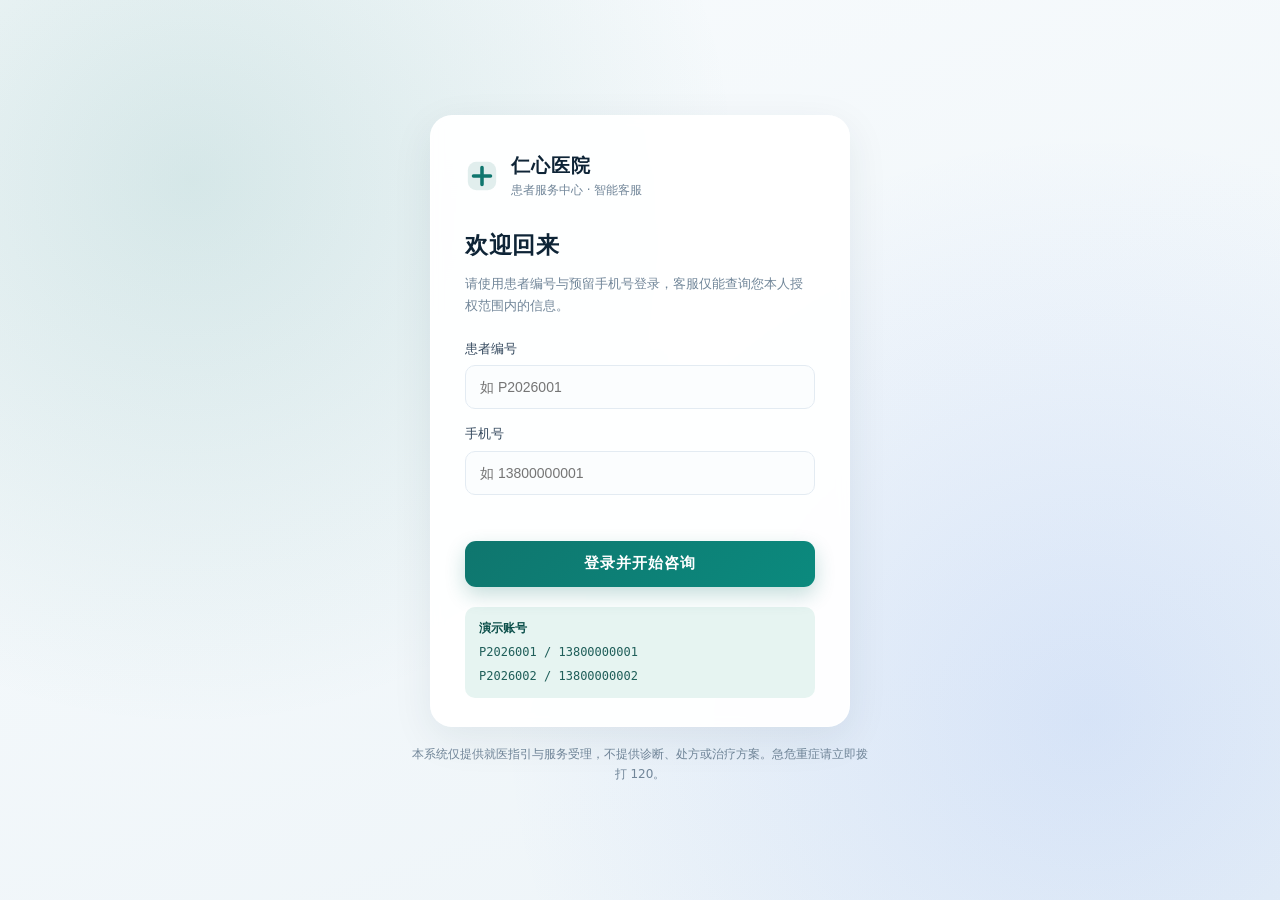
<file: index.html>
<!DOCTYPE html>
<html lang="zh-CN">
<head>
  <meta charset="UTF-8" />
  <meta name="viewport" content="width=device-width, initial-scale=1.0" />
  <title>仁心医院 · 患者服务中心</title>
  <meta http-equiv="refresh" content="0; url=app/static/index.html" />
  <style>
    :root {
      --brand: #0f766e;
      --ink: #0e2436;
      --muted: #718699;
      --bg: #f3f7fa;
    }
    * { box-sizing: border-box; }
    html, body { height: 100%; margin: 0; }
    body {
      display: flex;
      align-items: center;
      justify-content: center;
      background:
        radial-gradient(circle at 15% 20%, rgba(15, 118, 110, 0.14), transparent 42%),
        radial-gradient(circle at 85% 80%, rgba(37, 99, 235, 0.12), transparent 45%),
        linear-gradient(160deg, #f8fbfd 0%, #edf4f8 100%);
      color: var(--ink);
      font-family: "PingFang SC", "Microsoft YaHei", "Noto Sans SC", system-ui, -apple-system, sans-serif;
      font-size: 14px;
    }
    .splash {
      text-align: center;
      padding: 28px 32px;
      background: rgba(255, 255, 255, 0.92);
      border-radius: 20px;
      box-shadow: 0 12px 40px rgba(15, 45, 70, 0.08);
    }
    .splash h1 { margin: 0 0 6px; font-size: 18px; color: var(--brand); }
    .splash p { margin: 0; color: var(--muted); }
    .splash a { color: var(--brand); }
  </style>
</head>
<body>
  <div class="splash">
    <h1>仁心医院 · 患者服务中心</h1>
    <p>正在进入智能客服系统…</p>
    <p><a href="app/static/index.html">如果没有自动跳转，请点击这里</a></p>
  </div>
  <script>location.replace("app/static/index.html");</script>
</body>
</html>
</file>
<file: app/static/styles.css>
:root {
  --brand: #0f766e;
  --brand-deep: #0b4f4a;
  --brand-soft: #e6f4f1;
  --accent: #2563eb;
  --ink: #0e2436;
  --ink-2: #34495e;
  --muted: #718699;
  --line: #e3ebf2;
  --bg: #f3f7fa;
  --panel: #ffffff;
  --warn: #b45309;
  --danger: #b91c1c;
  --radius: 16px;
  --shadow: 0 12px 40px rgba(15, 45, 70, 0.08);
  --shadow-sm: 0 4px 14px rgba(15, 45, 70, 0.06);
}

* { box-sizing: border-box; }

html, body {
  margin: 0;
  height: 100%;
  background: var(--bg);
  color: var(--ink);
  font-family: "PingFang SC", "Microsoft YaHei", "Noto Sans SC", system-ui, -apple-system, sans-serif;
  font-size: 14px;
  line-height: 1.65;
  -webkit-font-smoothing: antialiased;
}

.hidden { display: none !important; }

button { font-family: inherit; cursor: pointer; }
h1, h2, h3, p, ul { margin: 0; }
ul { padding-left: 18px; }

/* ---------------- 登录 ---------------- */
.login-layer {
  min-height: 100%;
  display: flex;
  flex-direction: column;
  align-items: center;
  justify-content: center;
  gap: 18px;
  padding: 32px 20px;
  background:
    radial-gradient(circle at 15% 20%, rgba(15, 118, 110, 0.14), transparent 42%),
    radial-gradient(circle at 85% 80%, rgba(37, 99, 235, 0.12), transparent 45%),
    linear-gradient(160deg, #f8fbfd 0%, #edf4f8 100%);
}

.login-card {
  width: 100%;
  max-width: 420px;
  background: rgba(255, 255, 255, 0.94);
  border: 1px solid rgba(255, 255, 255, 0.9);
  border-radius: 22px;
  padding: 34px 34px 28px;
  box-shadow: var(--shadow);
  backdrop-filter: blur(6px);
}

.brand { display: flex; align-items: center; gap: 12px; color: var(--brand); }
.brand h1 { font-size: 19px; letter-spacing: 1px; color: var(--ink); }
.brand p { font-size: 12px; color: var(--muted); }
.brand-mark { display: inline-flex; }

.login-card > h2 { font-size: 23px; margin-top: 26px; letter-spacing: 0.5px; }
.login-sub { color: var(--muted); font-size: 13px; margin-top: 8px; }

#loginForm { margin-top: 22px; display: flex; flex-direction: column; gap: 14px; }
#loginForm label { display: flex; flex-direction: column; gap: 6px; font-size: 13px; color: var(--ink-2); font-weight: 500; }
#loginForm input {
  height: 44px;
  border: 1px solid var(--line);
  border-radius: 10px;
  padding: 0 14px;
  font-size: 14px;
  color: var(--ink);
  outline: none;
  transition: border-color 0.2s, box-shadow 0.2s;
  background: #fbfdfe;
}
#loginForm input:focus { border-color: var(--brand); box-shadow: 0 0 0 3px rgba(15, 118, 110, 0.1); }
.login-error { color: var(--danger); font-size: 12.5px; min-height: 18px; }

.btn-primary {
  height: 46px;
  border: none;
  border-radius: 11px;
  background: linear-gradient(135deg, var(--brand) 0%, #0b8a7e 100%);
  color: #fff;
  font-size: 15px;
  font-weight: 600;
  letter-spacing: 1px;
  transition: transform 0.15s, box-shadow 0.2s;
  box-shadow: 0 8px 20px rgba(15, 118, 110, 0.24);
}
.btn-primary:hover { transform: translateY(-1px); box-shadow: 0 10px 24px rgba(15, 118, 110, 0.3); }
.btn-primary:disabled { opacity: 0.6; cursor: default; transform: none; }

.demo-hint {
  margin-top: 20px;
  padding: 12px 14px;
  border-radius: 10px;
  background: var(--brand-soft);
  color: var(--brand-deep);
  font-size: 12px;
  display: flex;
  flex-direction: column;
  gap: 4px;
}
.demo-hint span { font-weight: 600; }
.demo-hint code { font-family: "SFMono-Regular", Consolas, monospace; opacity: 0.9; }

.login-foot { max-width: 460px; text-align: center; font-size: 12px; color: var(--muted); }

/* ---------------- 应用框架 ---------------- */
.app {
  display: grid;
  grid-template-columns: 232px minmax(0, 1fr);
  height: 100vh;
}

.sidebar {
  display: flex;
  flex-direction: column;
  padding: 22px 16px 16px;
  background: linear-gradient(175deg, #0d3f3b 0%, #0c2e44 55%, #0a2438 100%);
  color: rgba(255, 255, 255, 0.86);
}
.sidebar .brand { color: #7dd3c7; }
.sidebar .brand h1 { color: #fff; font-size: 17px; }
.sidebar .brand p { color: rgba(255, 255, 255, 0.55); }

.nav { margin-top: 30px; display: flex; flex-direction: column; gap: 6px; }
.nav-item {
  position: relative;
  display: flex;
  align-items: center;
  gap: 10px;
  width: 100%;
  padding: 11px 12px;
  border: none;
  border-radius: 10px;
  background: transparent;
  color: rgba(255, 255, 255, 0.68);
  font-size: 14px;
  text-align: left;
  transition: background 0.18s, color 0.18s;
}
.nav-item:hover { background: rgba(255, 255, 255, 0.07); color: #fff; }
.nav-item.active { background: rgba(125, 211, 199, 0.16); color: #fff; font-weight: 600; }
.nav-badge {
  margin-left: auto;
  min-width: 20px;
  height: 20px;
  padding: 0 6px;
  border-radius: 10px;
  background: #7dd3c7;
  color: #073b37;
  font-size: 11px;
  font-weight: 700;
  display: inline-flex;
  align-items: center;
  justify-content: center;
}

.sidebar-note {
  margin-top: auto;
  padding: 14px;
  border-radius: 12px;
  background: rgba(255, 255, 255, 0.055);
  font-size: 12px;
  color: rgba(255, 255, 255, 0.6);
  display: flex;
  flex-direction: column;
  gap: 6px;
}
.sidebar-note .note-title { color: rgba(255, 255, 255, 0.85); font-weight: 600; }
.sidebar-note .note-warn { color: #f9c977; }

.user-card {
  margin-top: 14px;
  display: flex;
  align-items: center;
  gap: 10px;
  padding: 10px;
  border-radius: 12px;
  background: rgba(255, 255, 255, 0.06);
}
.avatar {
  width: 36px;
  height: 36px;
  border-radius: 10px;
  background: linear-gradient(135deg, #7dd3c7, #4aa8c9);
  color: #06343a;
  font-weight: 700;
  display: flex;
  align-items: center;
  justify-content: center;
  flex: 0 0 auto;
}
.user-info { display: flex; flex-direction: column; min-width: 0; }
.user-info strong { color: #fff; font-size: 13.5px; }
.user-info span { font-size: 11.5px; color: rgba(255, 255, 255, 0.5); }
.icon-btn {
  margin-left: auto;
  border: none;
  background: transparent;
  color: rgba(255, 255, 255, 0.55);
  padding: 5px;
  border-radius: 8px;
}
.icon-btn:hover { background: rgba(255, 255, 255, 0.1); color: #fff; }

.main { min-width: 0; display: flex; flex-direction: column; overflow: hidden; }
.view { display: none; height: 100%; flex-direction: column; }
.view.active { display: flex; }

/* ---------------- 聊天 ---------------- */
.chat-header, .page-header {
  display: flex;
  align-items: center;
  justify-content: space-between;
  gap: 16px;
  padding: 18px 28px;
  background: rgba(255, 255, 255, 0.86);
  border-bottom: 1px solid var(--line);
  backdrop-filter: blur(8px);
}
.chat-header h2, .page-header h2 { font-size: 17px; }
.chat-header p, .page-header p { font-size: 12.5px; color: var(--muted); display: flex; align-items: center; gap: 6px; }
.dot { width: 7px; height: 7px; border-radius: 50%; background: #16a34a; box-shadow: 0 0 0 3px rgba(22, 163, 74, 0.15); }

.ghost-btn {
  border: 1px solid var(--line);
  background: #fff;
  color: var(--ink-2);
  border-radius: 9px;
  padding: 7px 14px;
  font-size: 13px;
  transition: all 0.18s;
}
.ghost-btn:hover { border-color: var(--brand); color: var(--brand); }

.messages {
  flex: 1;
  overflow-y: auto;
  padding: 26px 28px 10px;
  display: flex;
  flex-direction: column;
  gap: 18px;
  scroll-behavior: smooth;
}
.messages > * { max-width: 880px; width: 100%; margin: 0 auto; }

.msg { display: flex; gap: 10px; }
.msg.user { flex-direction: row-reverse; }
.avatar-sm {
  width: 32px;
  height: 32px;
  border-radius: 9px;
  background: linear-gradient(135deg, #0f766e, #14a08f);
  color: #fff;
  font-size: 13px;
  font-weight: 600;
  display: flex;
  align-items: center;
  justify-content: center;
  flex: 0 0 auto;
}
.msg.user .avatar-sm { background: linear-gradient(135deg, #2563eb, #3b82f6); }

.bubble {
  max-width: min(680px, 82%);
  padding: 13px 16px;
  border-radius: 4px 14px 14px 14px;
  background: var(--panel);
  border: 1px solid var(--line);
  box-shadow: var(--shadow-sm);
  color: var(--ink-2);
  white-space: pre-wrap;
  word-break: break-word;
  font-size: 14px;
  line-height: 1.75;
}
.msg.user .bubble {
  border-radius: 14px 4px 14px 14px;
  background: linear-gradient(135deg, #0f766e, #12827a);
  border: none;
  color: #fff;
  box-shadow: 0 8px 20px rgba(15, 118, 110, 0.18);
}
.bubble p + p { margin-top: 8px; }
.bubble ul { margin: 6px 0; }
.bubble .muted { color: var(--muted); font-size: 12.5px; }
.msg.user .bubble .muted { color: rgba(255, 255, 255, 0.7); }

.msg-meta { display: flex; flex-wrap: wrap; gap: 6px; margin-top: 10px; }
.chip {
  display: inline-flex;
  align-items: center;
  gap: 5px;
  padding: 3px 9px;
  border-radius: 20px;
  font-size: 11.5px;
  background: #eef4f8;
  color: #4a6274;
  border: 1px solid transparent;
}
.chip.brand { background: var(--brand-soft); color: var(--brand-deep); }
.chip.warn { background: #fff6e6; color: var(--warn); }
.chip.danger { background: #fdecec; color: var(--danger); }
.chip.ticket { background: #eef2ff; color: #3730a3; cursor: pointer; }
.chip.ticket:hover { border-color: #6366f1; }

.sources, .trace-box { margin-top: 10px; }
.sources summary, .trace-box summary {
  cursor: pointer;
  font-size: 12px;
  color: var(--muted);
  user-select: none;
}
.sources summary:hover, .trace-box summary:hover { color: var(--brand); }
.source-list { margin-top: 8px; display: flex; flex-direction: column; gap: 8px; }
.source-item { padding: 9px 12px; background: #f7fafc; border-radius: 9px; border: 1px solid var(--line); font-size: 12px; }
.source-item strong { font-size: 12.5px; color: var(--ink-2); display: block; }
.source-item p { color: var(--muted); margin-top: 3px; }
.trace-list { margin: 8px 0 0; padding-left: 16px; font-size: 11.5px; color: var(--muted); display: flex; flex-direction: column; gap: 3px; }

.typing { display: inline-flex; gap: 4px; padding: 4px 2px; }
.typing i { width: 6px; height: 6px; border-radius: 50%; background: #9fb3c2; animation: blink 1.2s infinite; }
.typing i:nth-child(2) { animation-delay: 0.2s; }
.typing i:nth-child(3) { animation-delay: 0.4s; }
@keyframes blink { 0%, 80%, 100% { opacity: 0.3; transform: translateY(0); } 40% { opacity: 1; transform: translateY(-2px); } }

.quick-row {
  display: flex;
  gap: 8px;
  flex-wrap: wrap;
  padding: 10px 28px 0;
  max-width: 936px;
  width: 100%;
  margin: 0 auto;
}
.quick-row button {
  border: 1px dashed #c9dbe6;
  background: rgba(255, 255, 255, 0.8);
  color: var(--ink-2);
  border-radius: 20px;
  padding: 6px 13px;
  font-size: 12.5px;
  transition: all 0.18s;
}
.quick-row button:hover { border-color: var(--brand); color: var(--brand); background: #fff; }

.composer {
  display: flex;
  align-items: flex-end;
  gap: 10px;
  width: calc(100% - 56px);
  max-width: 880px;
  margin: 12px auto 0;
  padding: 9px 9px 9px 14px;
  background: #fff;
  border: 1px solid var(--line);
  border-radius: 14px;
  box-shadow: var(--shadow-sm);
  transition: border-color 0.18s;
}
.composer:focus-within { border-color: var(--brand); }
.composer textarea {
  flex: 1;
  border: none;
  outline: none;
  resize: none;
  font-family: inherit;
  font-size: 14px;
  line-height: 1.6;
  max-height: 120px;
  padding: 6px 0;
  color: var(--ink);
  background: transparent;
}
.send-btn {
  width: 38px;
  height: 38px;
  border: none;
  border-radius: 10px;
  background: linear-gradient(135deg, var(--brand), #0b8a7e);
  color: #fff;
  display: flex;
  align-items: center;
  justify-content: center;
  flex: 0 0 auto;
  transition: opacity 0.18s, transform 0.15s;
}
.send-btn:hover { transform: translateY(-1px); }
.send-btn:disabled { opacity: 0.45; transform: none; cursor: default; }

.disclaimer { text-align: center; font-size: 11.5px; color: #93a6b6; padding: 8px 16px 16px; }

/* ---------------- 工单 ---------------- */
.ticket-layout {
  flex: 1;
  min-height: 0;
  display: grid;
  grid-template-columns: minmax(300px, 420px) minmax(0, 1fr);
  gap: 20px;
  padding: 22px 28px 28px;
}
.ticket-list { overflow-y: auto; display: flex; flex-direction: column; gap: 10px; padding-right: 4px; }

.ticket-card {
  padding: 14px 16px;
  border-radius: 13px;
  background: #fff;
  border: 1px solid var(--line);
  cursor: pointer;
  transition: border-color 0.18s, box-shadow 0.18s, transform 0.15s;
}
.ticket-card:hover { border-color: #b9d5d1; box-shadow: var(--shadow-sm); transform: translateY(-1px); }
.ticket-card.active { border-color: var(--brand); box-shadow: 0 0 0 3px rgba(15, 118, 110, 0.08); }
.ticket-card-top { display: flex; align-items: center; justify-content: space-between; gap: 8px; }
.ticket-no { font-family: "SFMono-Regular", Consolas, monospace; font-size: 12px; color: var(--muted); }
.ticket-title { font-size: 14px; font-weight: 600; color: var(--ink); margin-top: 5px; }
.ticket-sub { font-size: 12px; color: var(--muted); margin-top: 6px; display: flex; flex-wrap: wrap; gap: 10px; }

.badge {
  display: inline-flex;
  align-items: center;
  gap: 5px;
  padding: 2px 9px;
  border-radius: 20px;
  font-size: 11.5px;
  font-weight: 500;
  white-space: nowrap;
}
.badge.pending { background: #fff6e6; color: #b45309; }
.badge.processing { background: #e8f1ff; color: #1d4ed8; }
.badge.waiting_human { background: #fdf1e7; color: #c2410c; }
.badge.resolved { background: #e9f7ef; color: #15803d; }
.badge.closed { background: #eef2f6; color: #64748b; }
.badge.cancelled { background: #f3f4f6; color: #6b7280; }

.ticket-detail {
  background: #fff;
  border: 1px solid var(--line);
  border-radius: 16px;
  padding: 22px 24px;
  overflow-y: auto;
  min-height: 0;
}
.detail-head { display: flex; justify-content: space-between; align-items: flex-start; gap: 12px; }
.detail-head h3 { font-size: 17px; }
.detail-meta { display: grid; grid-template-columns: repeat(auto-fit, minmax(120px, 1fr)); gap: 12px; margin: 18px 0; }
.meta-box { background: #f7fafc; border: 1px solid var(--line); border-radius: 10px; padding: 10px 12px; }
.meta-box span { display: block; font-size: 11.5px; color: var(--muted); }
.meta-box strong { font-size: 13px; color: var(--ink); }
.detail-section { margin-top: 18px; }
.detail-section h4 { font-size: 13px; color: var(--muted); font-weight: 500; margin-bottom: 8px; }
.detail-content { font-size: 13.5px; color: var(--ink-2); background: #f7fafc; border-radius: 10px; padding: 12px 14px; white-space: pre-wrap; }

.timeline { list-style: none; margin: 0; padding: 0 0 0 6px; }
.timeline li { position: relative; padding: 0 0 18px 22px; border-left: 1.5px solid #dbe7ee; }
.timeline li:last-child { border-left-color: transparent; padding-bottom: 0; }
.timeline li::before {
  content: "";
  position: absolute;
  left: -5.5px;
  top: 4px;
  width: 9px;
  height: 9px;
  border-radius: 50%;
  background: #fff;
  border: 2px solid var(--brand);
}
.timeline .log-time { font-size: 11.5px; color: var(--muted); }
.timeline .log-op { font-size: 12.5px; font-weight: 600; color: var(--ink-2); margin-left: 6px; }
.timeline p { font-size: 12.5px; color: var(--ink-2); margin-top: 3px; }

.empty-state { display: flex; align-items: center; justify-content: center; height: 100%; min-height: 160px; color: #93a6b6; font-size: 13px; text-align: center; padding: 20px; }

.toast {
  position: fixed;
  left: 50%;
  bottom: 32px;
  transform: translate(-50%, 20px);
  background: #0e2436;
  color: #fff;
  padding: 10px 18px;
  border-radius: 10px;
  font-size: 13px;
  opacity: 0;
  pointer-events: none;
  transition: opacity 0.25s, transform 0.25s;
  z-index: 99;
}
.toast.show { opacity: 1; transform: translate(-50%, 0); }

/* ---------------- 响应式 ---------------- */
@media (max-width: 1080px) {
  .ticket-layout { grid-template-columns: minmax(260px, 340px) minmax(0, 1fr); padding: 16px; gap: 14px; }
}

@media (max-width: 900px) {
  .app { grid-template-columns: 74px minmax(0, 1fr); }
  .sidebar { padding: 18px 10px 12px; align-items: center; }
  .sidebar .brand > div, .sidebar-note, .user-info { display: none; }
  .nav { width: 100%; }
  .nav-item { justify-content: center; padding: 11px 0; font-size: 0; gap: 0; }
  .nav-item svg { width: 21px; height: 21px; }
  .nav-badge { position: absolute; top: 4px; right: 4px; margin: 0; }
  .user-card { justify-content: center; padding: 8px; }
  .icon-btn { margin: 0; }
  .messages { padding: 18px 14px 8px; }
  .chat-header, .page-header { padding: 14px 16px; }
  .quick-row { padding: 8px 14px 0; }
  .composer { width: calc(100% - 28px); }
  .ticket-layout { grid-template-columns: 1fr; padding: 14px; overflow-y: auto; }
  .ticket-detail { min-height: 320px; }
}

@media (max-width: 560px) {
  .bubble { max-width: 86%; font-size: 13.5px; }
  .login-card { padding: 26px 22px; }
  .chat-header p { display: none; }
  .quick-row button { font-size: 12px; padding: 5px 11px; }
}
</file>
